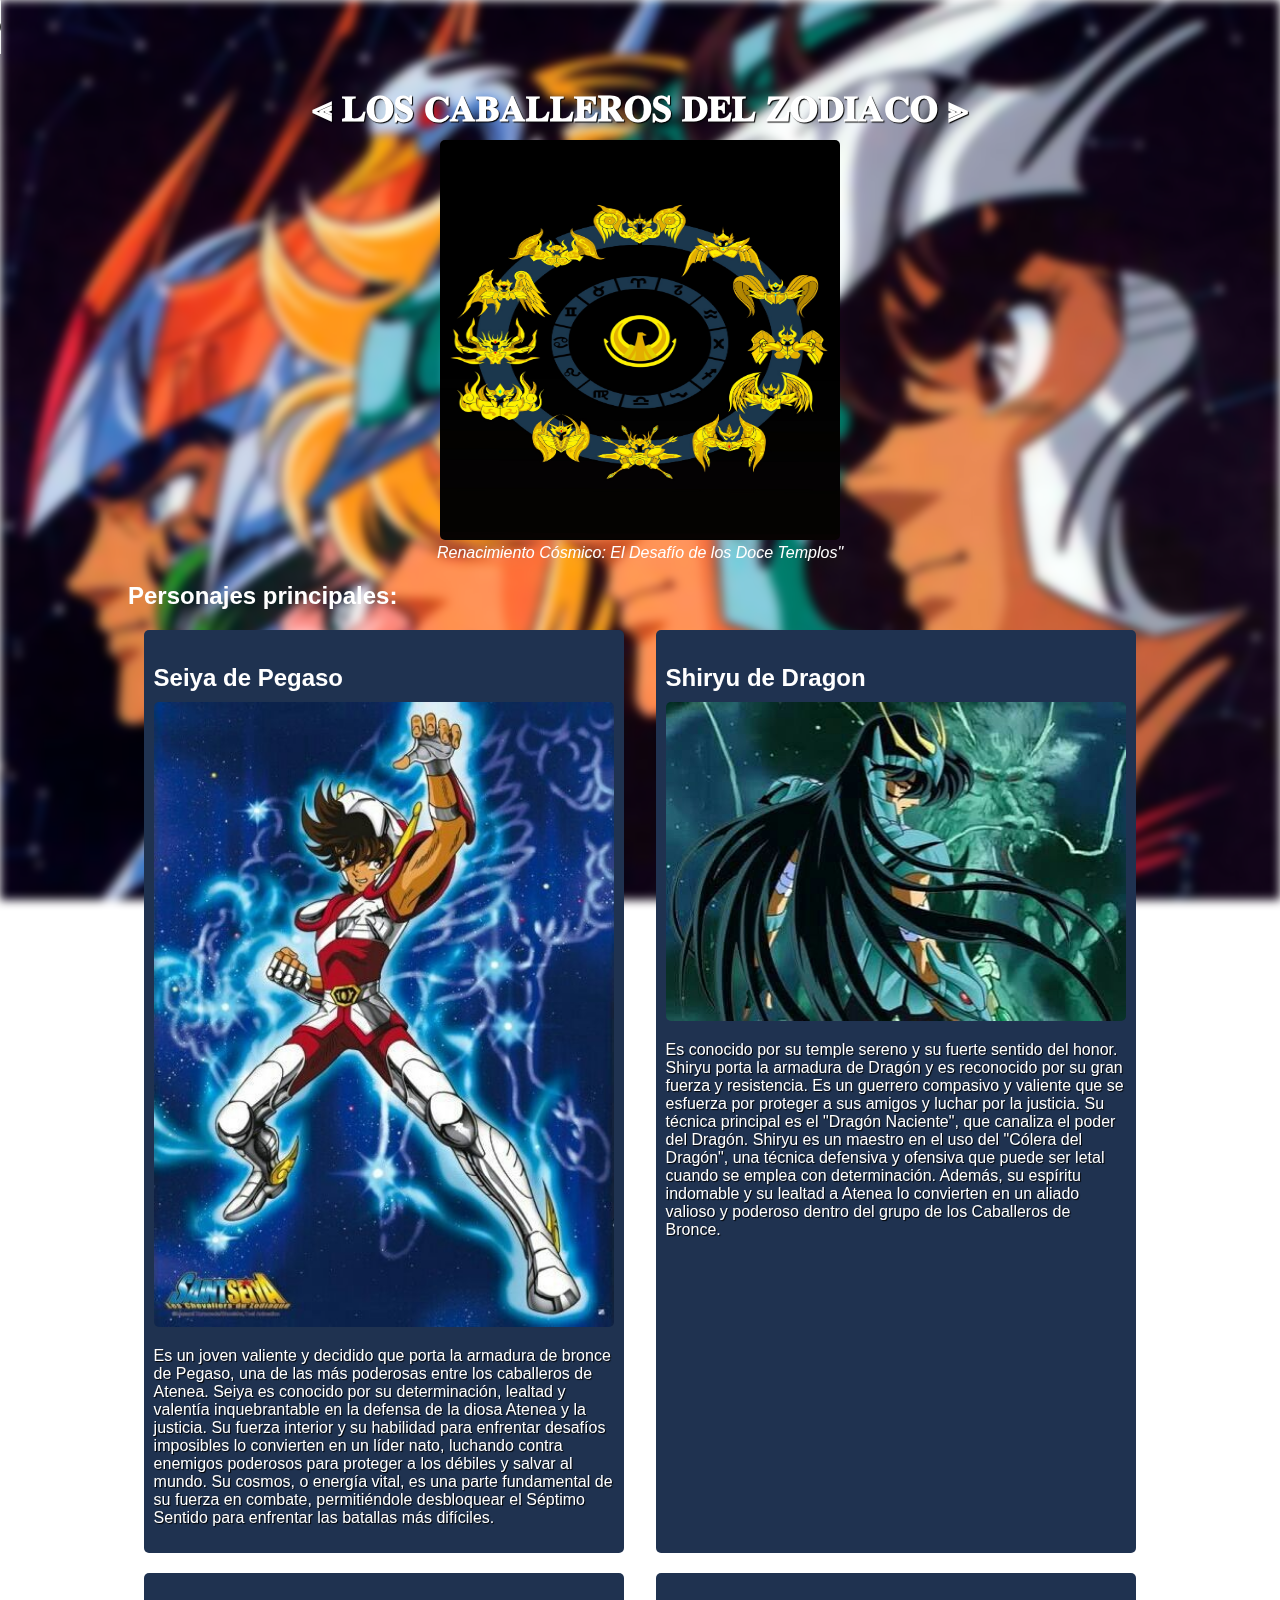
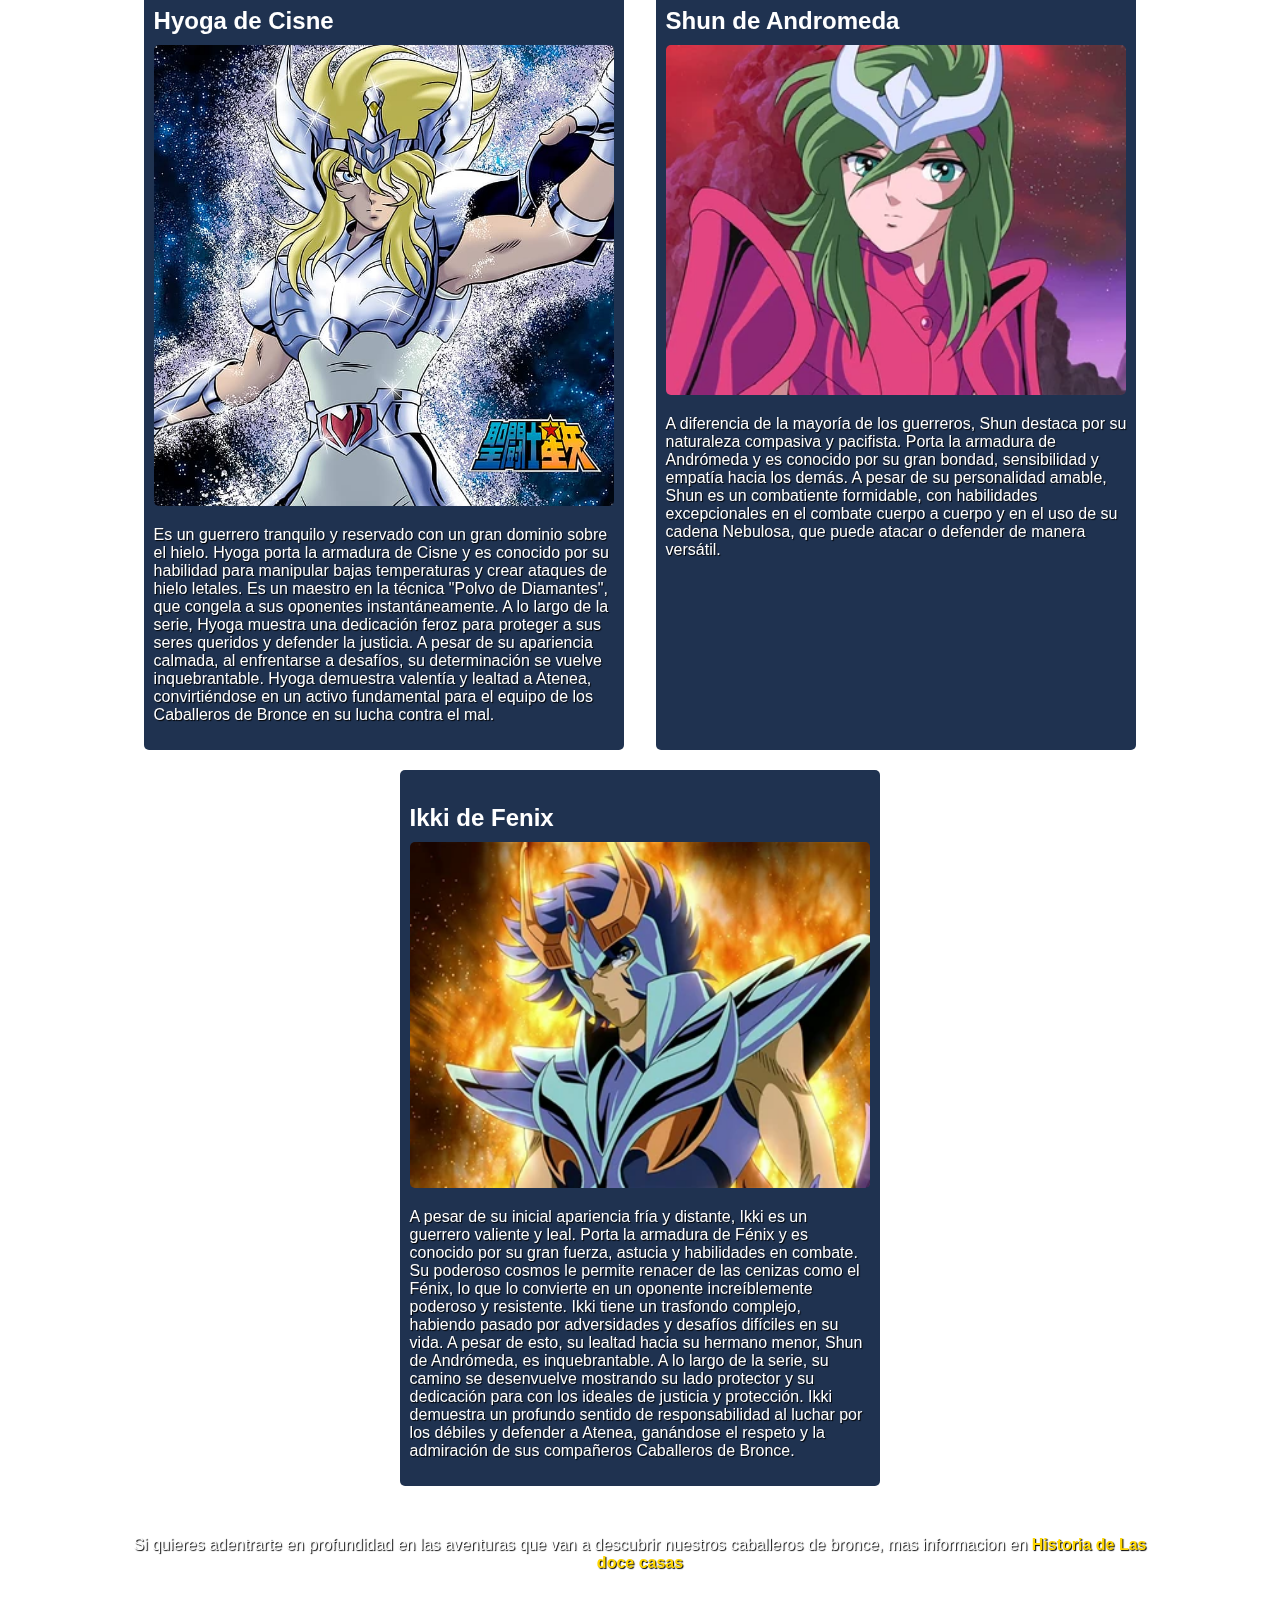
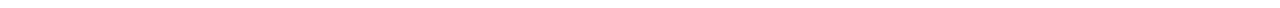
<file: index.html>
<!DOCTYPE html>
<html lang="es">
<head>
    <title>SaintSeiya - Las doce casas</title>
    <meta charset="UTF-8">
    <meta name="viewport" content="width=device-width, initial-scale=1.0">
    <link rel="stylesheet" href="styles.css">
    <audio controls>
        <source src="Music/PegasusFantasy.mp3" type="audio/mpeg">
      </audio>
</head>
    <body>
        <div id="principal">
            <header>
                <h1>⫷ 𝐋𝐎𝐒 𝐂𝐀𝐁𝐀𝐋𝐋𝐄𝐑𝐎𝐒 𝐃𝐄𝐋 𝐙𝐎𝐃𝐈𝐀𝐂𝐎 ⫸</h1>
                <img src="images/Docecasas.jpg" style="width: 400px; height: 400px;">
                <div class ="subtitulo"> Renacimiento Cósmico: El Desafío de los Doce Templos"</div>
            </header>
             <main>
            <section id="characters-info">
                <h2>Personajes principales:</h2>
                <div class="characters">
                    <article class="personajes-item">
                        <h3> Seiya de Pegaso</h3>
                        <img src="images/Seiya.jpg">
                        <p>Es un joven valiente y decidido que porta la armadura de bronce de Pegaso, una de las más poderosas entre los caballeros de Atenea. Seiya es conocido por su determinación, lealtad y valentía inquebrantable en la defensa de la diosa Atenea y la justicia. Su fuerza interior y su habilidad para enfrentar desafíos imposibles lo convierten en un líder nato, luchando contra enemigos poderosos para proteger a los débiles y salvar al mundo. Su cosmos, o energía vital, es una parte fundamental de su fuerza en combate, permitiéndole desbloquear el Séptimo Sentido para enfrentar las batallas más difíciles.</p>
                    </article>
                    <article class="personajes-item">
                        <h3> Shiryu de Dragon</h3>
                        <img src="images/Shiryu.jpg">
                        <p>Es conocido por su temple sereno y su fuerte sentido del honor. Shiryu porta la armadura de Dragón y es reconocido por su gran fuerza y resistencia. Es un guerrero compasivo y valiente que se esfuerza por proteger a sus amigos y luchar por la justicia. Su técnica principal es el "Dragón Naciente", que canaliza el poder del Dragón. Shiryu es un maestro en el uso del "Cólera del Dragón", una técnica defensiva y ofensiva que puede ser letal cuando se emplea con determinación. Además, su espíritu indomable y su lealtad a Atenea lo convierten en un aliado valioso y poderoso dentro del grupo de los Caballeros de Bronce.</p>
                    </article>
                    <article class="personajes-item">
                        <h3> Hyoga de Cisne</h3>
                        <img src="images/Hyoga.jpg">
                        <p>Es un guerrero tranquilo y reservado con un gran dominio sobre el hielo. Hyoga porta la armadura de Cisne y es conocido por su habilidad para manipular bajas temperaturas y crear ataques de hielo letales. Es un maestro en la técnica "Polvo de Diamantes", que congela a sus oponentes instantáneamente. A lo largo de la serie, Hyoga muestra una dedicación feroz para proteger a sus seres queridos y defender la justicia. A pesar de su apariencia calmada, al enfrentarse a desafíos, su determinación se vuelve inquebrantable. Hyoga demuestra valentía y lealtad a Atenea, convirtiéndose en un activo fundamental para el equipo de los Caballeros de Bronce en su lucha contra el mal.</p>
                    </article>
                    <article class="personajes-item">
                        <h3> Shun de Andromeda</h3>
                        <img src="images/Shun.jpg">
                        <p>A diferencia de la mayoría de los guerreros, Shun destaca por su naturaleza compasiva y pacifista. Porta la armadura de Andrómeda y es conocido por su gran bondad, sensibilidad y empatía hacia los demás. A pesar de su personalidad amable, Shun es un combatiente formidable, con habilidades excepcionales en el combate cuerpo a cuerpo y en el uso de su cadena Nebulosa, que puede atacar o defender de manera versátil.</p>
                    </article>
                    <article class="personajes-item">
                        <h3> Ikki de Fenix</h3>
                        <img src="images/Ikki.jpg">
                        <p>A pesar de su inicial apariencia fría y distante, Ikki es un guerrero valiente y leal. Porta la armadura de Fénix y es conocido por su gran fuerza, astucia y habilidades en combate. Su poderoso cosmos le permite renacer de las cenizas como el Fénix, lo que lo convierte en un oponente increíblemente poderoso y resistente.

                        Ikki tiene un trasfondo complejo, habiendo pasado por adversidades y desafíos difíciles en su vida. A pesar de esto, su lealtad hacia su hermano menor, Shun de Andrómeda, es inquebrantable. A lo largo de la serie, su camino se desenvuelve mostrando su lado protector y su dedicación para con los ideales de justicia y protección. Ikki demuestra un profundo sentido de responsabilidad al luchar por los débiles y defender a Atenea, ganándose el respeto y la admiración de sus compañeros Caballeros de Bronce.</p>
                    </article>
                </div>
            </section>
            <section id="Read-More">
                <p>
                    Si quieres adentrarte en profundidad en las aventuras que van a descubrir nuestros caballeros de bronce, mas informacion en <a id ="SaintSeita-link" target= = "_blank" href="historia.html">Historia de Las doce casas</a>    
                </p>
            </section>
          </main>
        </div>
    </body>
</html>
</file>
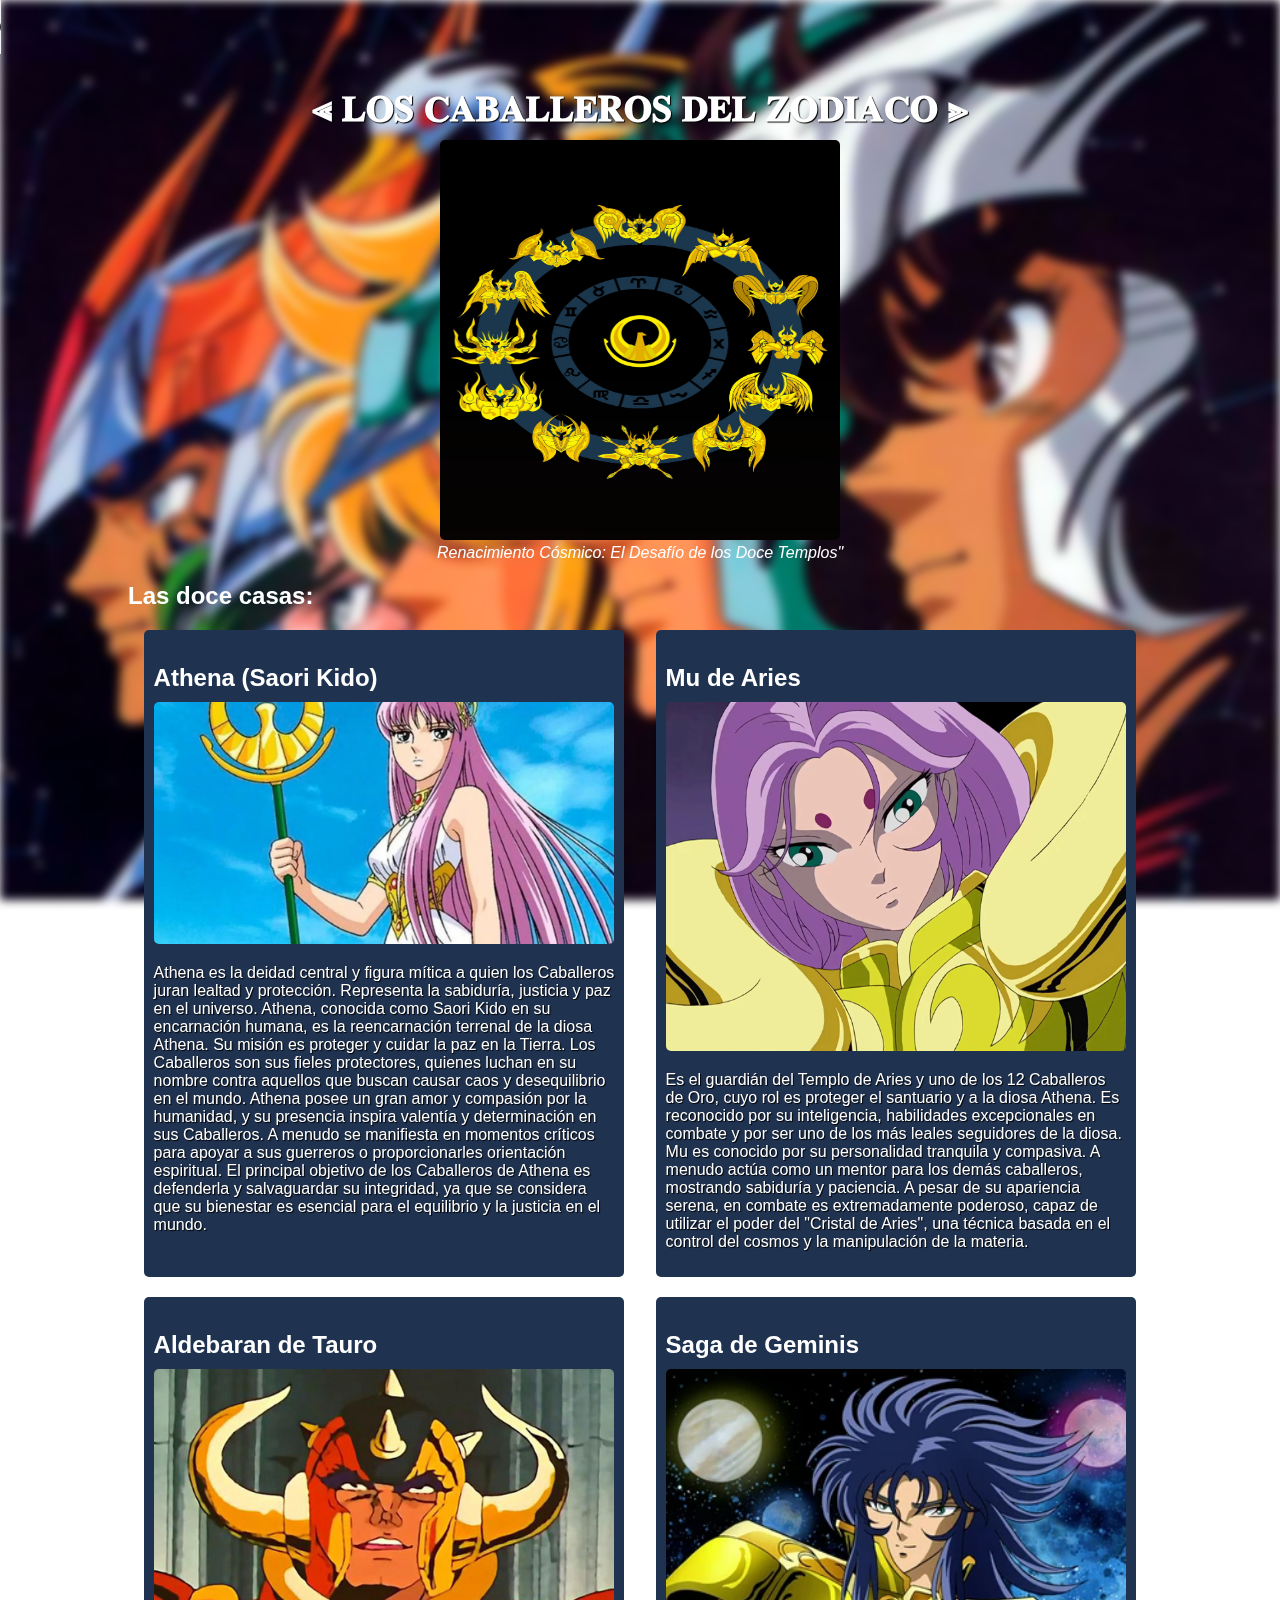
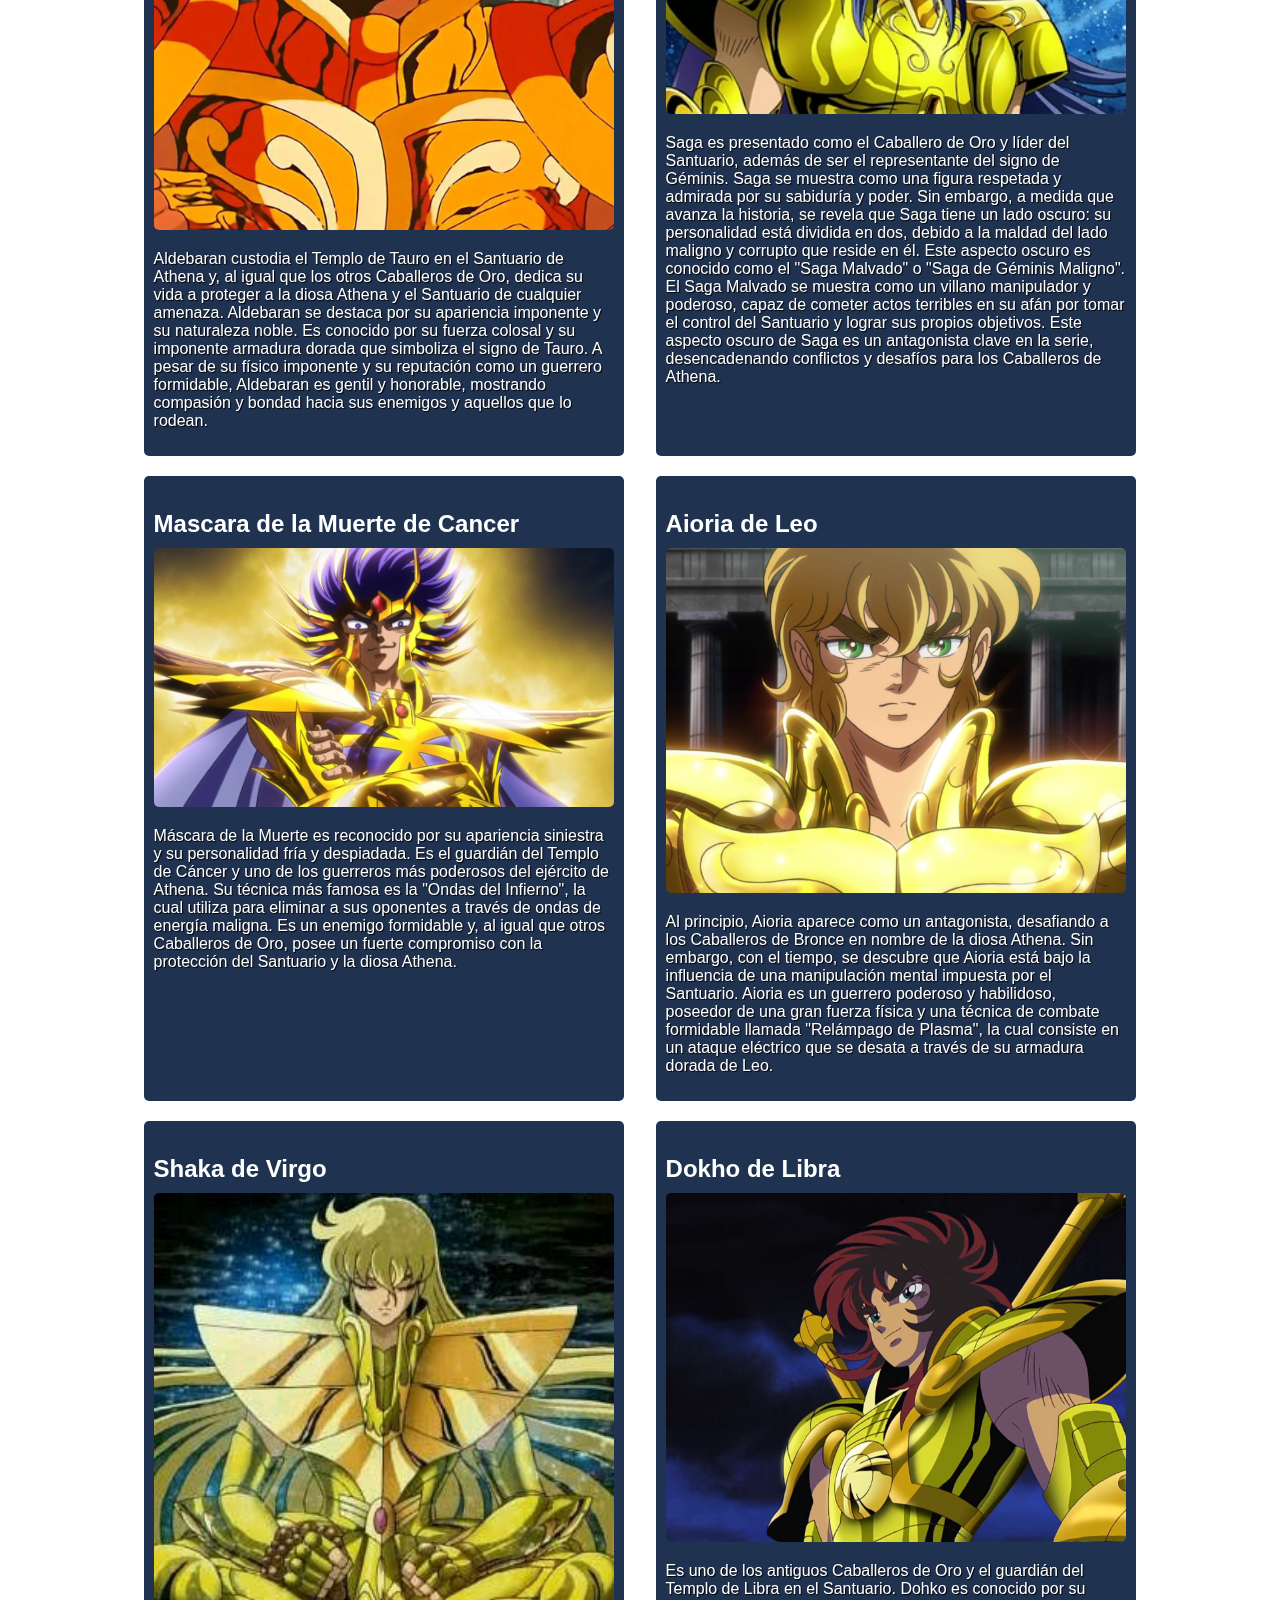
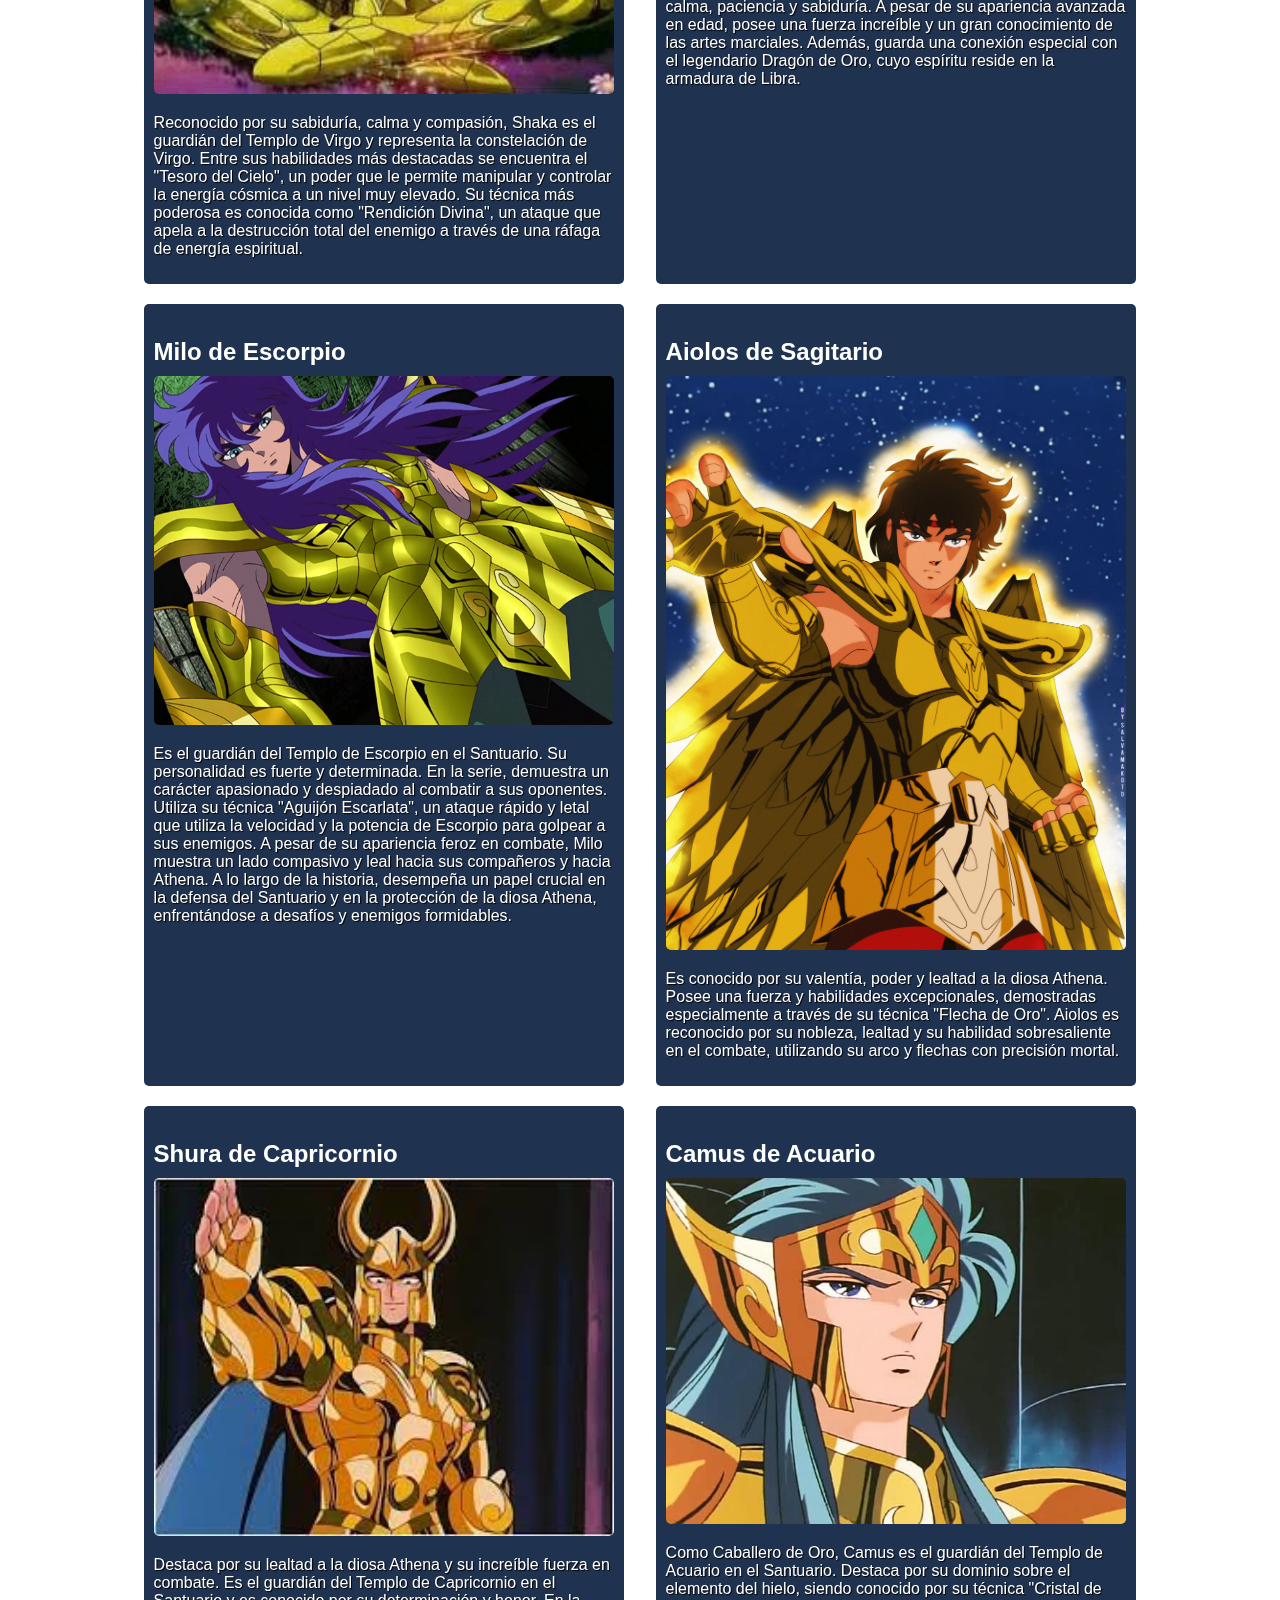
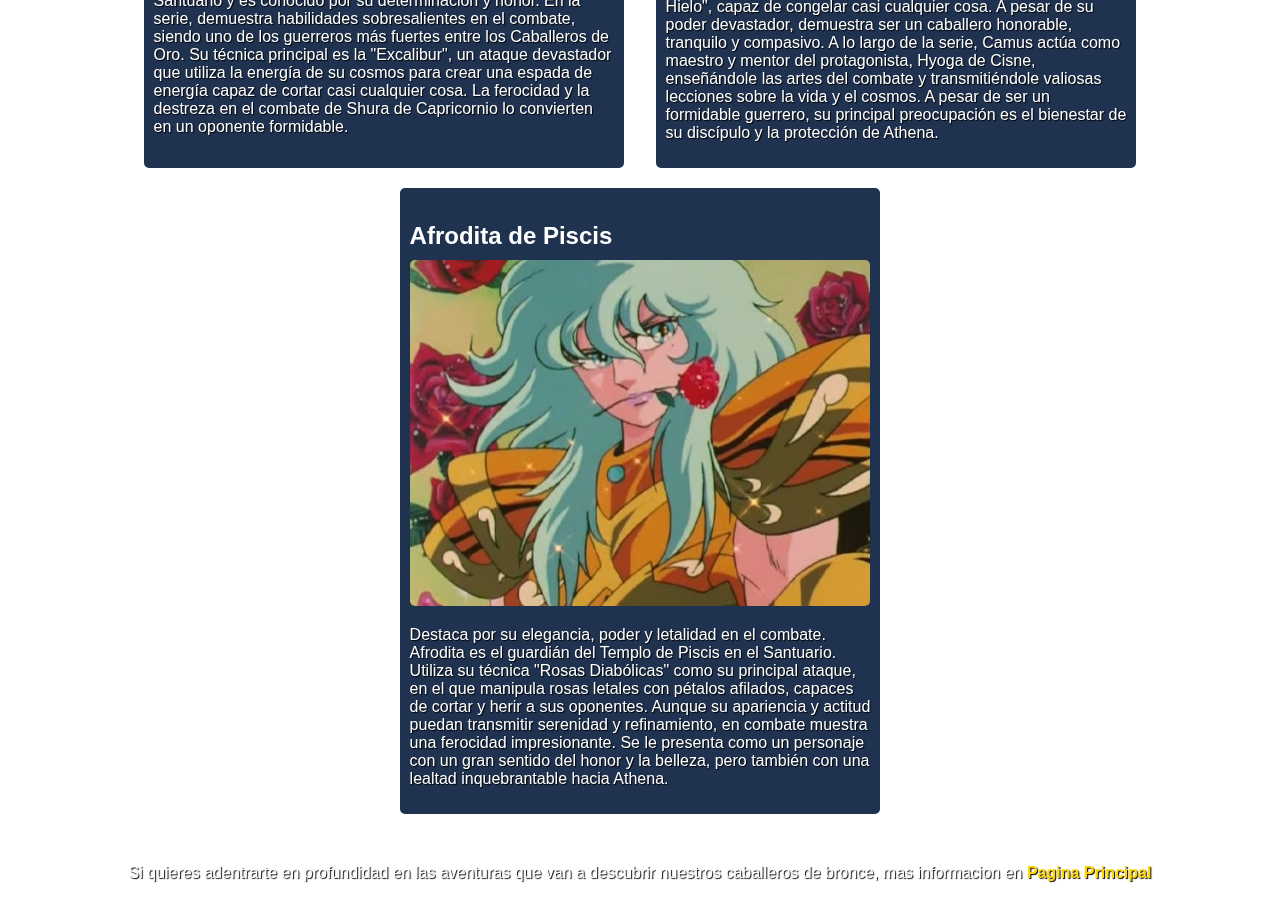
<file: historia.html>
<!DOCTYPE html>
<html lang="es">
<head>
    <title>SaintSeiya - Las doce casas</title>
    <meta charset="UTF-8">
    <meta name="viewport" content="width=device-width, initial-scale=1.0">
    <link rel="stylesheet" type="text/css" href="styles.css">
    <audio controls>
        <source src="Music/Blue_Dream.mp3" type="audio/mpeg">
      </audio>
</head>
<body>
    <div id="principal">
        <header>
            <h1>⫷ 𝐋𝐎𝐒 𝐂𝐀𝐁𝐀𝐋𝐋𝐄𝐑𝐎𝐒 𝐃𝐄𝐋 𝐙𝐎𝐃𝐈𝐀𝐂𝐎 ⫸</h1>
            <img src="images/Docecasas.jpg" style="width: 400px; height: 400px;">
            <div class ="subtitulo"> Renacimiento Cósmico: El Desafío de los Doce Templos"</div>
        </header>
         <main>
        <section id="characters-info">
            <h2>Las doce casas:</h2>
            <div class="characters">
                <article class="personajes-item">
                    <h3> Athena (Saori Kido)</h3>
                    <img src="images/Athena.jpg">
                    <p>Athena es la deidad central y figura mítica a quien los Caballeros juran lealtad y protección. Representa la sabiduría, justicia y paz en el universo.

                        Athena, conocida como Saori Kido en su encarnación humana, es la reencarnación terrenal de la diosa Athena. Su misión es proteger y cuidar la paz en la Tierra. Los Caballeros son sus fieles protectores, quienes luchan en su nombre contra aquellos que buscan causar caos y desequilibrio en el mundo.
                        
                        Athena posee un gran amor y compasión por la humanidad, y su presencia inspira valentía y determinación en sus Caballeros. A menudo se manifiesta en momentos críticos para apoyar a sus guerreros o proporcionarles orientación espiritual.
                        
                        El principal objetivo de los Caballeros de Athena es defenderla y salvaguardar su integridad, ya que se considera que su bienestar es esencial para el equilibrio y la justicia en el mundo.</p>
                </article>
                <article class="personajes-item">
                    <h3> Mu de Aries</h3>
                    <img src="images/MuAries.jpg">
                    <p>Es el guardián del Templo de Aries y uno de los 12 Caballeros de Oro, cuyo rol es proteger el santuario y a la diosa Athena. Es reconocido por su inteligencia, habilidades excepcionales en combate y por ser uno de los más leales seguidores de la diosa.

                        Mu es conocido por su personalidad tranquila y compasiva. A menudo actúa como un mentor para los demás caballeros, mostrando sabiduría y paciencia. A pesar de su apariencia serena, en combate es extremadamente poderoso, capaz de utilizar el poder del "Cristal de Aries", una técnica basada en el control del cosmos y la manipulación de la materia.</p>
                </article>
                <article class="personajes-item">
                    <h3> Aldebaran de Tauro</h3>
                    <img src="images/AldebaranTauro.jpg">
                    <p>Aldebaran custodia el Templo de Tauro en el Santuario de Athena y, al igual que los otros Caballeros de Oro, dedica su vida a proteger a la diosa Athena y el Santuario de cualquier amenaza.

                        Aldebaran se destaca por su apariencia imponente y su naturaleza noble. Es conocido por su fuerza colosal y su imponente armadura dorada que simboliza el signo de Tauro. A pesar de su físico imponente y su reputación como un guerrero formidable, Aldebaran es gentil y honorable, mostrando compasión y bondad hacia sus enemigos y aquellos que lo rodean.</p>
                </article>
                <article class="personajes-item">
                    <h3> Saga de Geminis</h3>
                    <img src="images/Sagageminis.jpg">
                    <p>Saga es presentado como el Caballero de Oro y líder del Santuario, además de ser el representante del signo de Géminis. Saga se muestra como una figura respetada y admirada por su sabiduría y poder.

                        Sin embargo, a medida que avanza la historia, se revela que Saga tiene un lado oscuro: su personalidad está dividida en dos, debido a la maldad del lado maligno y corrupto que reside en él. Este aspecto oscuro es conocido como el "Saga Malvado" o "Saga de Géminis Maligno".
                        
                        El Saga Malvado se muestra como un villano manipulador y poderoso, capaz de cometer actos terribles en su afán por tomar el control del Santuario y lograr sus propios objetivos. Este aspecto oscuro de Saga es un antagonista clave en la serie, desencadenando conflictos y desafíos para los Caballeros de Athena.</p>
                </article>
                <article class="personajes-item">
                    <h3> Mascara de la Muerte de Cancer</h3>
                    <img src="images/DeathMaskCancer.jpg">
                    <p>Máscara de la Muerte es reconocido por su apariencia siniestra y su personalidad fría y despiadada. Es el guardián del Templo de Cáncer y uno de los guerreros más poderosos del ejército de Athena.

                        Su técnica más famosa es la "Ondas del Infierno", la cual utiliza para eliminar a sus oponentes a través de ondas de energía maligna. Es un enemigo formidable y, al igual que otros Caballeros de Oro, posee un fuerte compromiso con la protección del Santuario y la diosa Athena.</p>
                </article>
                <article class="personajes-item">
                    <h3> Aioria de Leo </h3>
                    <img src="images/LeoAioria.jpg">
                    <p>Al principio, Aioria aparece como un antagonista, desafiando a los Caballeros de Bronce en nombre de la diosa Athena. Sin embargo, con el tiempo, se descubre que Aioria está bajo la influencia de una manipulación mental impuesta por el Santuario.

                        Aioria es un guerrero poderoso y habilidoso, poseedor de una gran fuerza física y una técnica de combate formidable llamada "Relámpago de Plasma", la cual consiste en un ataque eléctrico que se desata a través de su armadura dorada de Leo.</p>
                </article>
                <article class="personajes-item">
                    <h3> Shaka de Virgo </h3>
                    <img src="images/VirgoShaka.jpg">
                    <p>Reconocido por su sabiduría, calma y compasión, Shaka es el guardián del Templo de Virgo y representa la constelación de Virgo.

                        Entre sus habilidades más destacadas se encuentra el "Tesoro del Cielo", un poder que le permite manipular y controlar la energía cósmica a un nivel muy elevado. Su técnica más poderosa es conocida como "Rendición Divina", un ataque que apela a la destrucción total del enemigo a través de una ráfaga de energía espiritual.</p>
                </article>
                <article class="personajes-item">
                    <h3> Dokho de Libra </h3>
                    <img src="images/LibraDohko.jpg">
                    <p>Es uno de los antiguos Caballeros de Oro y el guardián del Templo de Libra en el Santuario.
                        Dohko es conocido por su calma, paciencia y sabiduría. A pesar de su apariencia avanzada en edad, posee una fuerza increíble y un gran conocimiento de las artes marciales. Además, guarda una conexión especial con el legendario Dragón de Oro, cuyo espíritu reside en la armadura de Libra.</p>
                </article>
                <article class="personajes-item">
                    <h3> Milo de Escorpio </h3>
                    <img src="images/MiloEscorpio.jpg">
                    <p>Es el guardián del Templo de Escorpio en el Santuario.

                        Su personalidad es fuerte y determinada. En la serie, demuestra un carácter apasionado y despiadado al combatir a sus oponentes. Utiliza su técnica "Aguijón Escarlata", un ataque rápido y letal que utiliza la velocidad y la potencia de Escorpio para golpear a sus enemigos.
                        
                        A pesar de su apariencia feroz en combate, Milo muestra un lado compasivo y leal hacia sus compañeros y hacia Athena. A lo largo de la historia, desempeña un papel crucial en la defensa del Santuario y en la protección de la diosa Athena, enfrentándose a desafíos y enemigos formidables.</p>
                </article>
                <article class="personajes-item">
                    <h3> Aiolos de Sagitario </h3>
                    <img src="images/Aiolos sagitario.jpg">
                    <p>Es conocido por su valentía, poder y lealtad a la diosa Athena.

                        Posee una fuerza y habilidades excepcionales, demostradas especialmente a través de su técnica "Flecha de Oro". Aiolos es reconocido por su nobleza, lealtad y su habilidad sobresaliente en el combate, utilizando su arco y flechas con precisión mortal.</p>
                </article>
                <article class="personajes-item">
                    <h3> Shura de Capricornio </h3>
                    <img src="images/CapricornioShura.jpg">
                    <p>Destaca por su lealtad a la diosa Athena y su increíble fuerza en combate.

                        Es el guardián del Templo de Capricornio en el Santuario y es conocido por su determinación y honor. En la serie, demuestra habilidades sobresalientes en el combate, siendo uno de los guerreros más fuertes entre los Caballeros de Oro.
                        
                        Su técnica principal es la "Excalibur", un ataque devastador que utiliza la energía de su cosmos para crear una espada de energía capaz de cortar casi cualquier cosa. La ferocidad y la destreza en el combate de Shura de Capricornio lo convierten en un oponente formidable.</p>
                </article>
                <article class="personajes-item">
                    <h3> Camus de Acuario </h3>
                    <img src="images/CamusAcuario.jpg">
                    <p>Como Caballero de Oro, Camus es el guardián del Templo de Acuario en el Santuario. Destaca por su dominio sobre el elemento del hielo, siendo conocido por su técnica "Cristal de Hielo", capaz de congelar casi cualquier cosa. A pesar de su poder devastador, demuestra ser un caballero honorable, tranquilo y compasivo.

                        A lo largo de la serie, Camus actúa como maestro y mentor del protagonista, Hyoga de Cisne, enseñándole las artes del combate y transmitiéndole valiosas lecciones sobre la vida y el cosmos. A pesar de ser un formidable guerrero, su principal preocupación es el bienestar de su discípulo y la protección de Athena.</p>
                </article>
                <article class="personajes-item">
                    <h3> Afrodita de Piscis </h3>
                    <img src="images/PiscisAfrodita.jpg">
                    <p>Destaca por su elegancia, poder y letalidad en el combate.

                        Afrodita es el guardián del Templo de Piscis en el Santuario. Utiliza su técnica "Rosas Diabólicas" como su principal ataque, en el que manipula rosas letales con pétalos afilados, capaces de cortar y herir a sus oponentes.
                        
                        Aunque su apariencia y actitud puedan transmitir serenidad y refinamiento, en combate muestra una ferocidad impresionante. Se le presenta como un personaje con un gran sentido del honor y la belleza, pero también con una lealtad inquebrantable hacia Athena.</p>
                </article>
            </div>
        </section>
        <section id="Read-More">
            <p>
                Si quieres adentrarte en profundidad en las aventuras que van a descubrir nuestros caballeros de bronce, mas informacion en <a id ="SaintSeita-link" target= = "_blank" href="index.html">Pagina Principal</a>    
            </p>
        </section>
      </main>
    </div>
</body>
</html>
</file>
<file: styles.css>
@keyframes cambioColor {
    0% { color: #FFD700; } /* Inicio de la animación, color dorado */
    25% { color: #FF6347; } /* Cambio de color a un tono naranja */
    50% { color: #7FFFD4; } /* Cambio de color a un tono verde claro */
    75% { color: #4169E1; } /* Cambio de color a un tono azul */
    100% { color: #FFD700; } /* Volver al color dorado al final de la animación */
  }
  
  h1 {
    font-size: 36px;
    margin: 10px 0;
    text-shadow: 1px 1px 1px black;
    animation: cambioColor 6s infinite; /* Duración de la animación: 6 segundos, repetición infinita */
  }


body {
    font-family: 'Anime Ace', sans-serif;
    background-color: #0D1F2D;
    color: #FFFFFF;
    margin: 0;
    padding: 0;
}

body::before {
    content: "";
    background-image: url('images/Fondo.jpg'); /* Reemplaza 'tu-imagen.jpg' con la ruta de tu imagen */
    background-size: cover;
    position: fixed;
    top: 0;
    left: 0;
    width: 100%;
    height: 100%;
    filter: blur(5px); /* Ajusta el valor de 'blur' según la cantidad de desenfoque deseada */
    z-index: -1; /* Coloca este elemento detrás de todo el contenido */
}

body {
    font-family: 'Anime Ace', sans-serif;
    background-color: transparent; /* Haz el fondo transparente para que el efecto de desenfoque sea visible */
    color: #FFFFFF;
    margin: 0;
    padding: 0;
}


#principal {
    width: 80%;
    margin: 0 auto;
    padding: 20px;
}

header {
    text-align: center;
    margin-bottom: 20px;
}

h1 {
    font-size: 36px;
    margin: 10px 0;
}

.subtitulo {
    font-style: italic;
}

#characters-info {
    margin-bottom: 30px;
}

.characters {
    display: flex;
    flex-wrap: wrap;
    justify-content: space-around;
}

.personajes-item {
    width: 45%;
    margin-bottom: 20px;
    padding: 10px;
    background-color: #1F3250;
    border-radius: 5px;
}

h3 {
    font-size: 24px;
    margin-bottom: 10px;
}

img {
    width: 100%;
    border-radius: 5px;
}

p {
    font-size: 16px;
    text-shadow: 1px 1px 1px black;
}

#Read-More {
    text-align: center;
}

#SaintSeita-link {
    color: #FFD700;
    text-decoration: none;
    font-weight: bold;
}

#SaintSeita-link:hover {
    text-decoration: underline;
}
</file>
